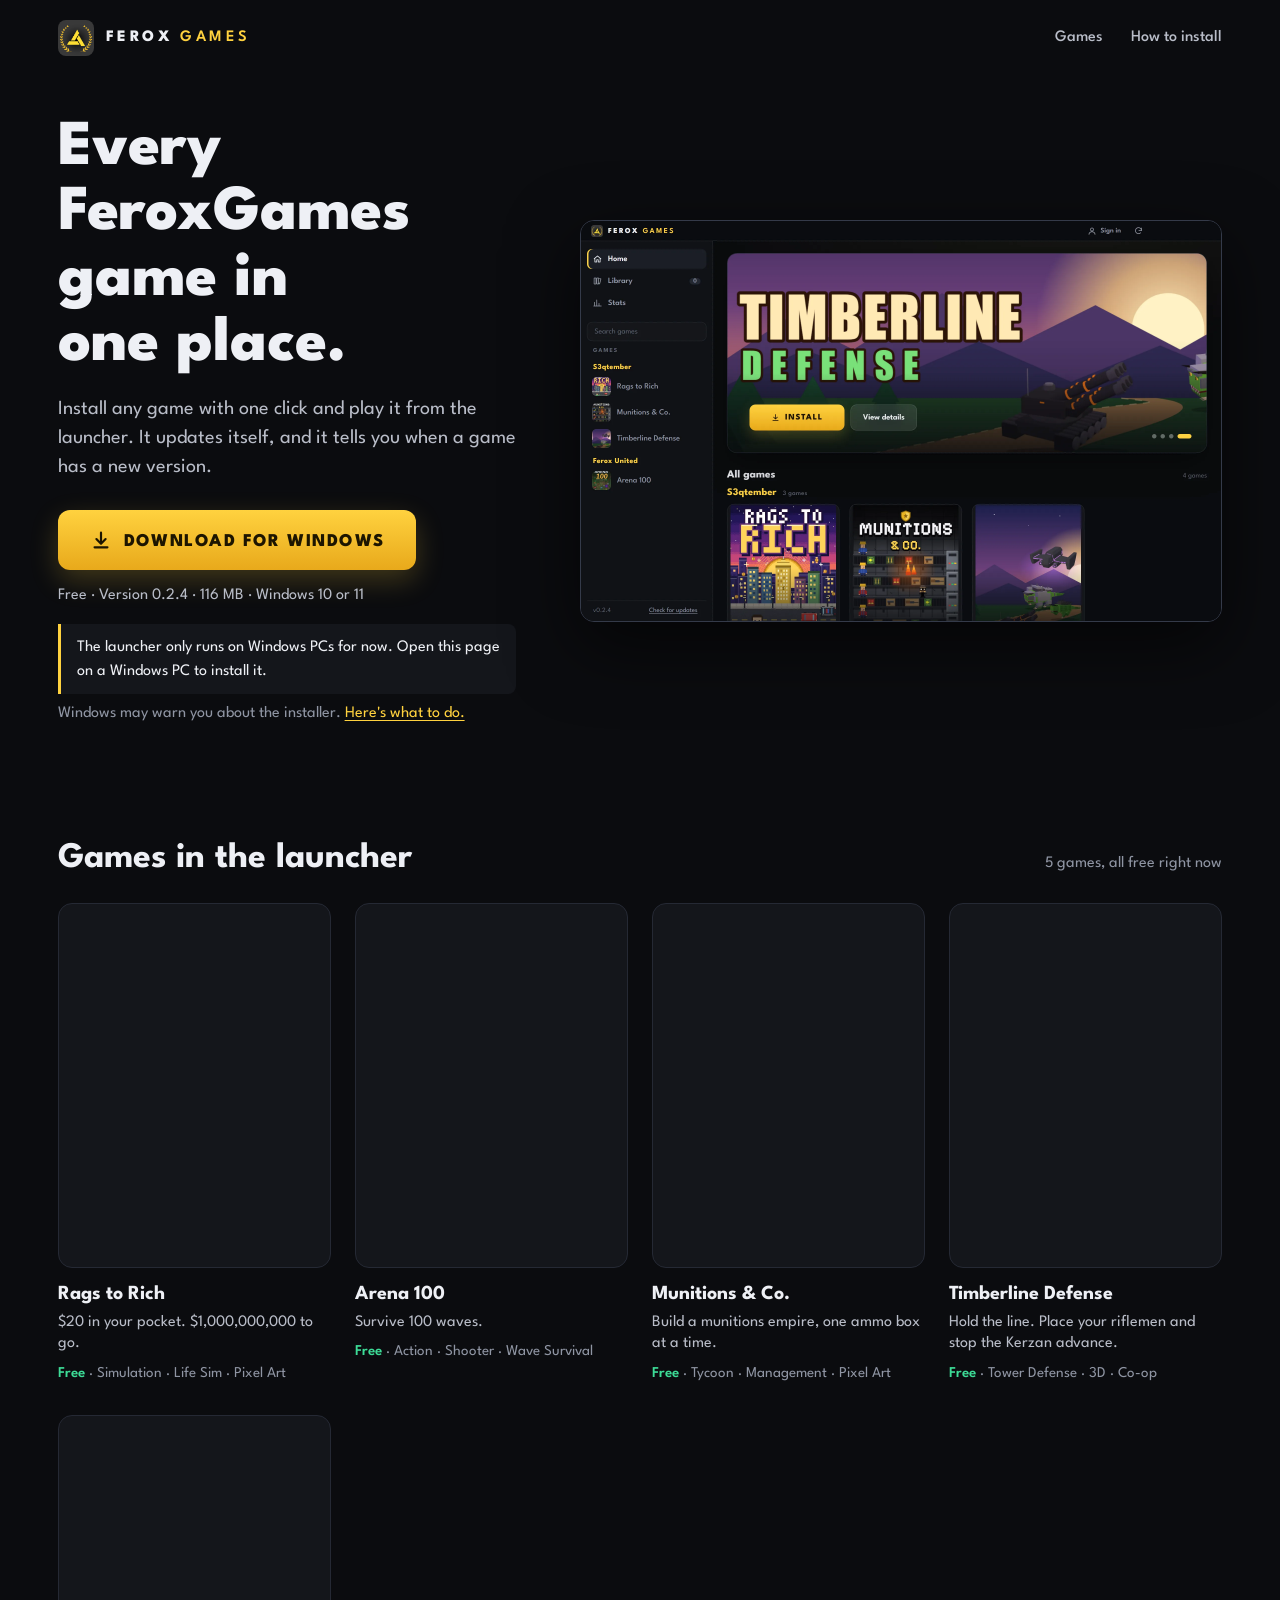
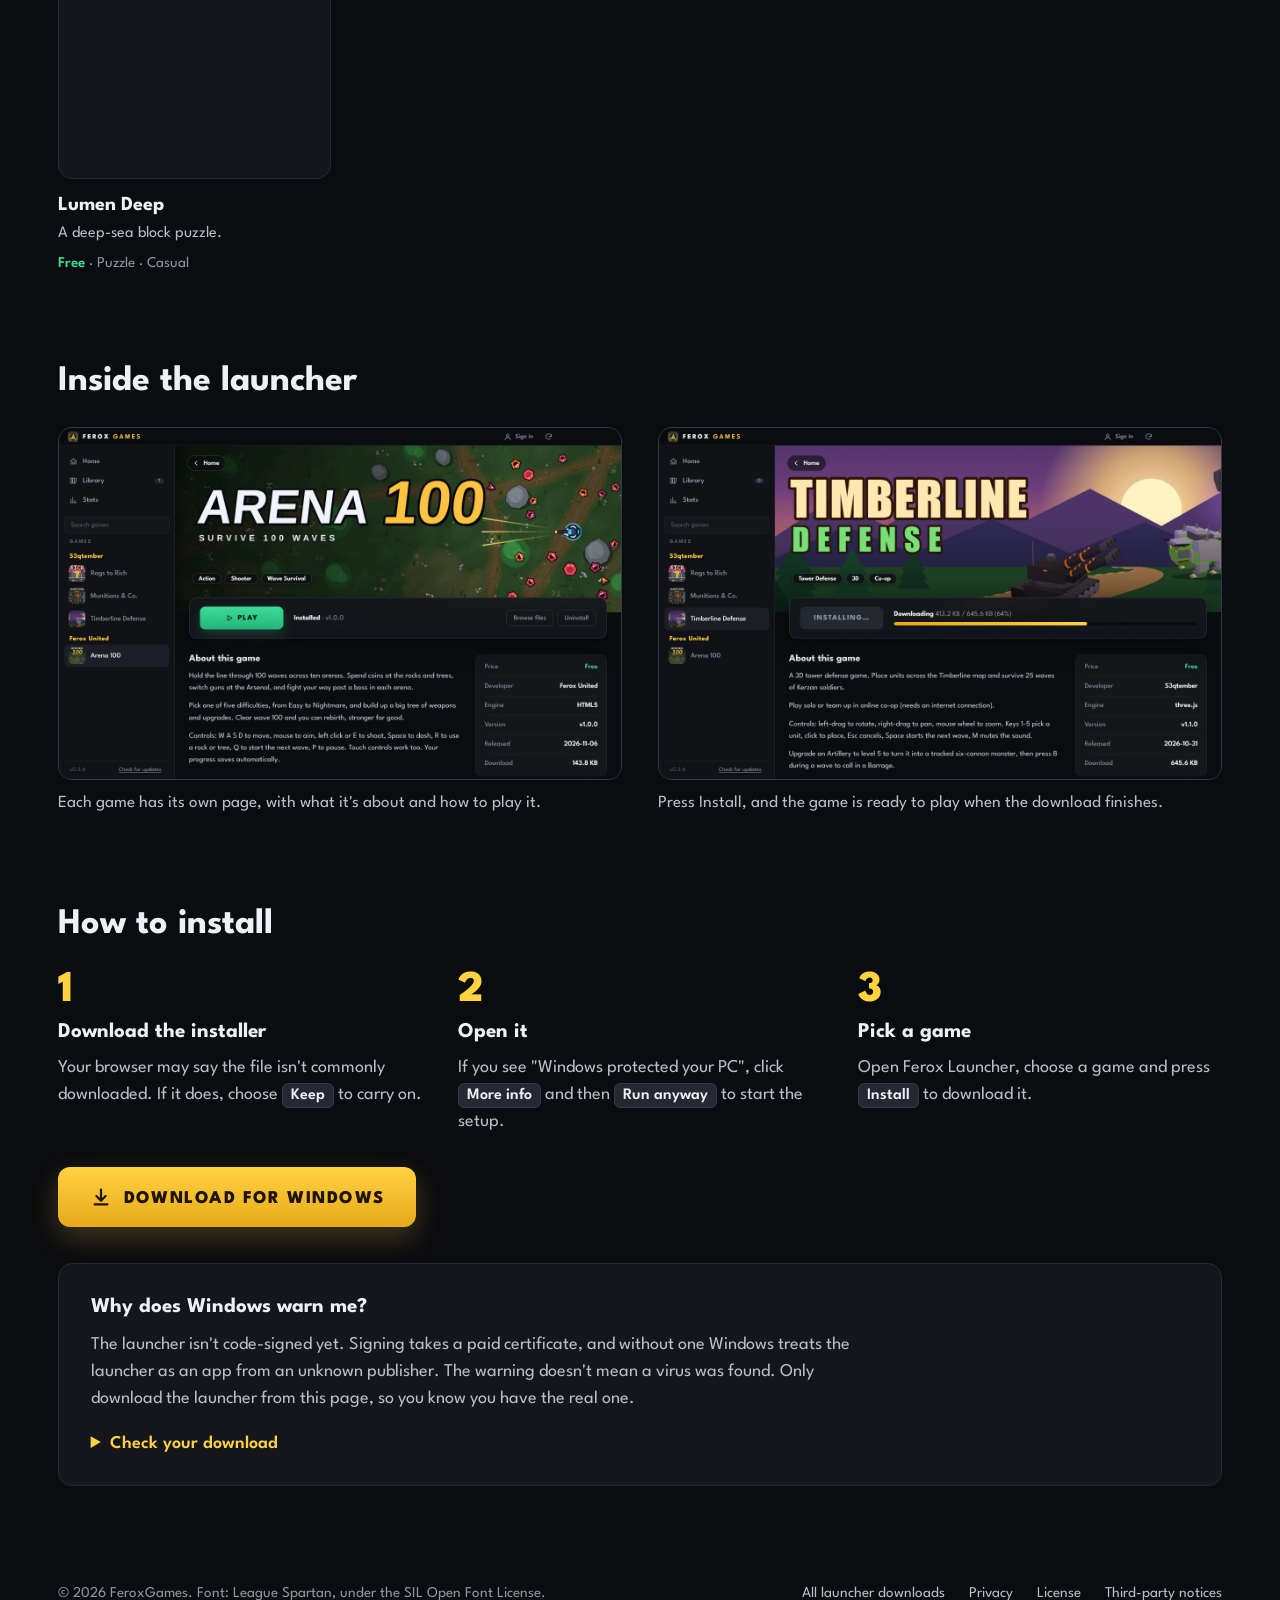
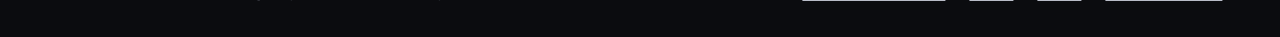
<file: index.html>
<!doctype html>
<html lang="en">
  <head>
    <meta charset="utf-8" />
    <meta name="viewport" content="width=device-width, initial-scale=1" />
    <meta
      http-equiv="Content-Security-Policy"
      content="default-src 'none'; img-src 'self'; style-src 'self'; font-src 'self'; script-src 'self'; connect-src 'self'; base-uri 'none'; form-action 'none'"
    />
    <title>Ferox Launcher by FeroxGames</title>
    <meta name="description" content="Download the Ferox Launcher for Windows and play every FeroxGames game from one place." />
    <meta name="theme-color" content="#0b0c0f" />
    <link rel="icon" type="image/png" href="site/logo.png" />
    <link rel="preload" href="site/LeagueSpartan.woff2" as="font" type="font/woff2" crossorigin />
    <link rel="stylesheet" href="site/site.css" />

    <meta property="og:type" content="website" />
    <meta property="og:site_name" content="FeroxGames" />
    <meta property="og:title" content="Ferox Launcher" />
    <meta property="og:description" content="Download the launcher for Windows and play every FeroxGames game from one place." />
    <meta property="og:url" content="https://feroxgames.github.io/ferox-games/" />
    <meta property="og:image" content="https://feroxgames.github.io/ferox-games/site/og.jpg" />
    <meta name="twitter:card" content="summary_large_image" />

    <script src="site/site.js" defer></script>
  </head>
  <body>
    <header class="top wrap">
      <a class="brand" href="./">
        <img src="site/logo.png" alt="" width="36" height="36" />
        <span class="brand-name">FEROX<span>GAMES</span></span>
      </a>
      <nav class="top-nav" aria-label="On this page">
        <a href="#games">Games</a>
        <a href="#install">How to install</a>
      </nav>
    </header>

    <main>
      <section class="hero wrap">
        <div class="hero-copy">
          <h1>Every FeroxGames game in one place.</h1>
          <p class="lede">Install any game with one click and play it from the launcher. It updates itself, and it tells you when a game has a new version.</p>

          <a class="download" href="https://github.com/FeroxGames/ferox-games/releases/download/launcher/Ferox-Launcher-Setup-0.2.4.exe">
            <svg viewBox="0 0 24 24" aria-hidden="true"><path d="M12 4v11" /><path d="m7 11 5 5 5-5" /><path d="M5 20h14" /></svg>
            Download for Windows
          </a>
          <p class="spec">Free · Version 0.2.4 · 116 MB · Windows 10 or 11</p>
          <p class="not-windows" id="not-windows" hidden>The launcher only runs on Windows PCs for now. Open this page on a Windows PC to install it.</p>
          <p class="hint">Windows may warn you about the installer. <a href="#install">Here's what to do.</a></p>
        </div>

        <figure class="hero-shot">
          <img src="site/shot-home.webp" width="2560" height="1600" alt="The Ferox Launcher home screen, with Timberline Defense featured at the top and a sidebar listing every game." />
        </figure>
      </section>

      <section class="section wrap" id="games" aria-labelledby="games-title">
        <div class="section-head">
          <h2 id="games-title">Games in the launcher</h2>
          <p class="section-meta" id="games-count"></p>
        </div>
        <ul class="game-grid" id="game-grid"></ul>
        <p class="load-note" id="games-error" hidden>The game list didn't load here, but you can still see every game in the launcher.</p>
        <noscript><p class="load-note">Turn on JavaScript to see the game list here. You can also see every game in the launcher.</p></noscript>
      </section>

      <section class="section wrap" aria-labelledby="inside-title">
        <div class="section-head">
          <h2 id="inside-title">Inside the launcher</h2>
        </div>
        <div class="shots">
          <figure>
            <img src="site/shot-game.webp" width="2560" height="1600" loading="lazy" alt="The Arena 100 page in the launcher, with a Play button, a description of the game, and its version and download size." />
            <figcaption>Each game has its own page, with what it's about and how to play it.</figcaption>
          </figure>
          <figure>
            <img src="site/shot-install.webp" width="2560" height="1600" loading="lazy" alt="The Timberline Defense page in the launcher, with a progress bar showing the game downloading." />
            <figcaption>Press Install, and the game is ready to play when the download finishes.</figcaption>
          </figure>
        </div>
      </section>

      <section class="section wrap" id="install" aria-labelledby="install-title">
        <div class="section-head">
          <h2 id="install-title">How to install</h2>
        </div>
        <ol class="steps">
          <li>
            <h3>Download the installer</h3>
            <p>Your browser may say the file isn't commonly downloaded. If it does, choose <b class="ui">Keep</b> to carry on.</p>
          </li>
          <li>
            <h3>Open it</h3>
            <p>If you see "Windows protected your PC", click <b class="ui">More info</b> and then <b class="ui">Run anyway</b> to start the setup.</p>
          </li>
          <li>
            <h3>Pick a game</h3>
            <p>Open Ferox Launcher, choose a game and press <b class="ui">Install</b> to download it.</p>
          </li>
        </ol>

        <a class="download" href="https://github.com/FeroxGames/ferox-games/releases/download/launcher/Ferox-Launcher-Setup-0.2.4.exe">
          <svg viewBox="0 0 24 24" aria-hidden="true"><path d="M12 4v11" /><path d="m7 11 5 5 5-5" /><path d="M5 20h14" /></svg>
          Download for Windows
        </a>

        <div class="why">
          <h3>Why does Windows warn me?</h3>
          <p>The launcher isn't code-signed yet. Signing takes a paid certificate, and without one Windows treats the launcher as an app from an unknown publisher. The warning doesn't mean a virus was found. Only download the launcher from this page, so you know you have the real one.</p>
          <details>
            <summary>Check your download</summary>
            <p>If you want to be sure the file is intact, its SHA-256 checksum should be:</p>
            <code>e69575aedb37cf9ec174a6d482644e3a40b4ec04e47fac7f1fa98a0d428e932e</code>
            <p>To see your file's checksum, run this in PowerShell:</p>
            <code>Get-FileHash "$env:USERPROFILE\Downloads\Ferox-Launcher-Setup-0.2.4.exe"</code>
          </details>
        </div>
      </section>
    </main>

    <footer class="foot wrap">
      <p>© 2026 FeroxGames. Font: League Spartan, under the SIL Open Font License.</p>
      <nav aria-label="More">
        <a href="https://github.com/FeroxGames/ferox-games/releases/tag/launcher">All launcher downloads</a>
        <a href="privacy.html">Privacy</a>
        <a href="LICENSE.txt">License</a>
        <a href="THIRD-PARTY-NOTICES.txt">Third-party notices</a>
      </nav>
    </footer>
  </body>
</html>
</file>
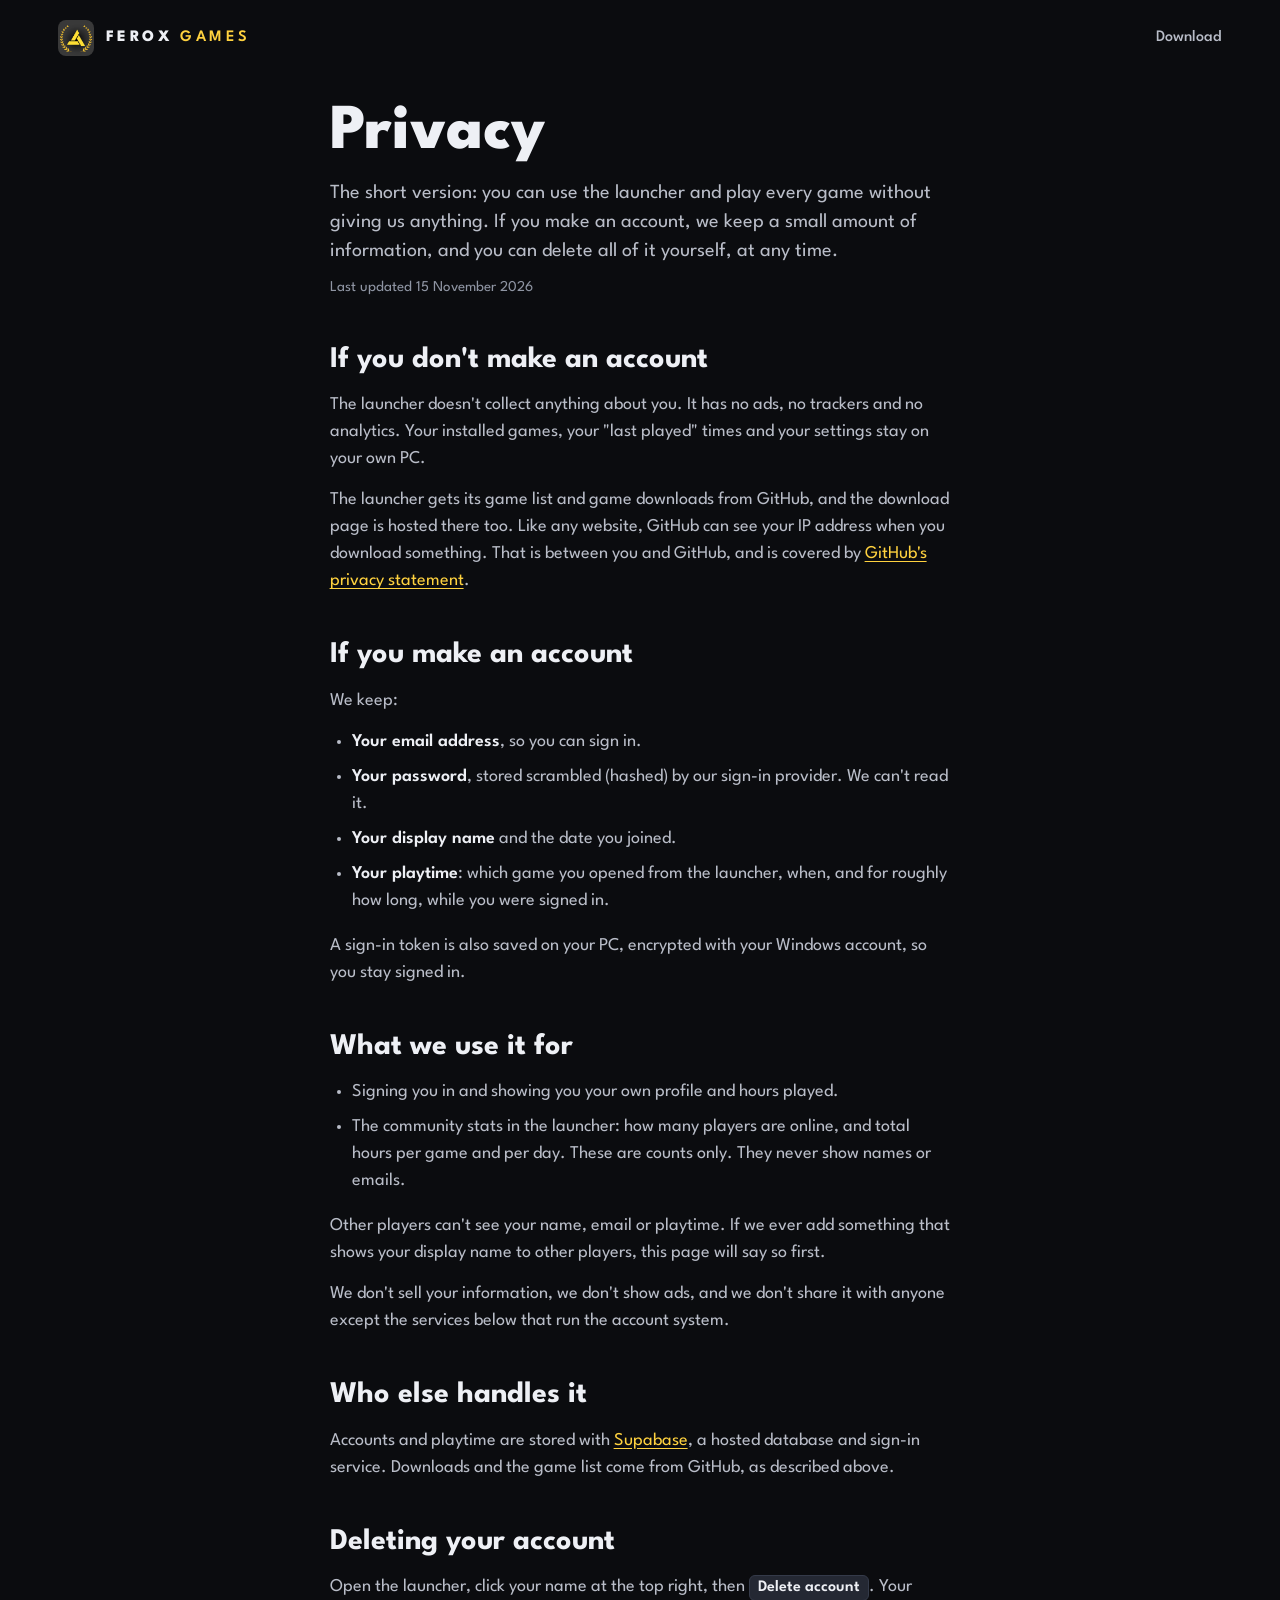
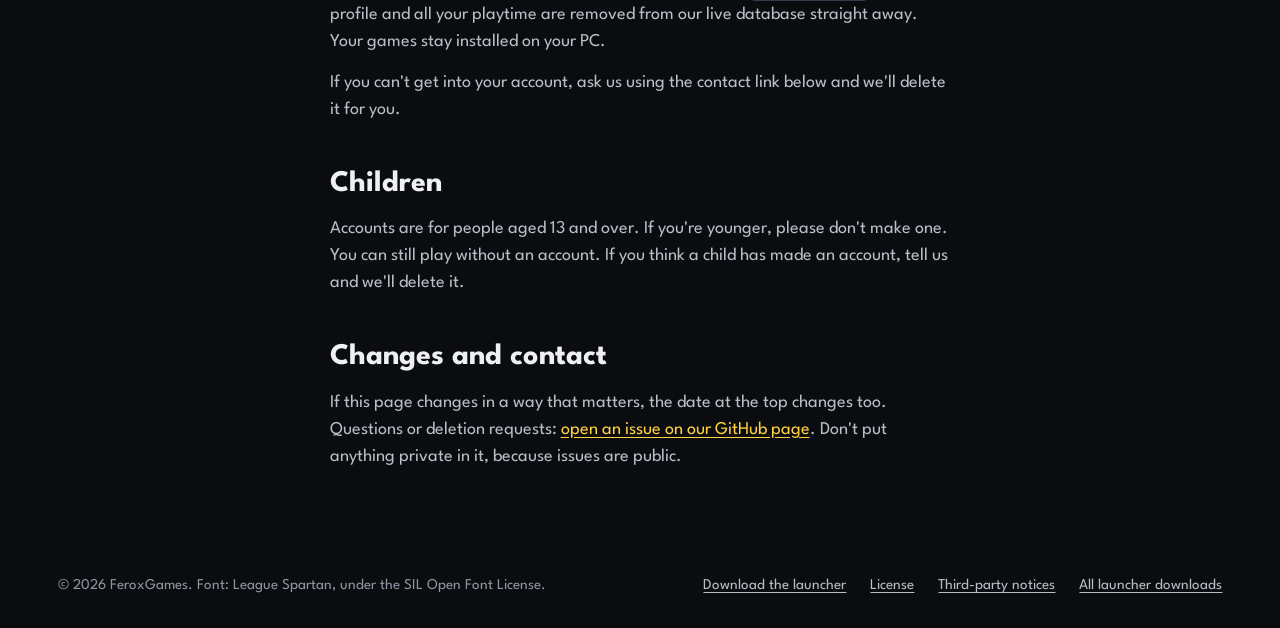
<file: privacy.html>
<!doctype html>
<html lang="en">
  <head>
    <meta charset="utf-8" />
    <meta name="viewport" content="width=device-width, initial-scale=1" />
    <meta
      http-equiv="Content-Security-Policy"
      content="default-src 'none'; img-src 'self'; style-src 'self'; font-src 'self'; base-uri 'none'; form-action 'none'"
    />
    <title>Privacy · Ferox Launcher by FeroxGames</title>
    <meta name="description" content="What the Ferox Launcher collects, why, and how to delete your account." />
    <meta name="theme-color" content="#0b0c0f" />
    <link rel="icon" type="image/png" href="site/logo.png" />
    <link rel="preload" href="site/LeagueSpartan.woff2" as="font" type="font/woff2" crossorigin />
    <link rel="stylesheet" href="site/site.css" />
  </head>
  <body>
    <header class="top wrap">
      <a class="brand" href="./">
        <img src="site/logo.png" alt="" width="36" height="36" />
        <span class="brand-name">FEROX<span>GAMES</span></span>
      </a>
      <nav class="top-nav" aria-label="On this page">
        <a href="./">Download</a>
      </nav>
    </header>

    <main class="wrap prose">
      <h1>Privacy</h1>
      <p class="lede">The short version: you can use the launcher and play every game without giving us anything. If you make an account, we keep a small amount of information, and you can delete all of it yourself, at any time.</p>
      <p class="updated">Last updated 15 November 2026</p>

      <h2>If you don't make an account</h2>
      <p>The launcher doesn't collect anything about you. It has no ads, no trackers and no analytics. Your installed games, your "last played" times and your settings stay on your own PC.</p>
      <p>The launcher gets its game list and game downloads from GitHub, and the download page is hosted there too. Like any website, GitHub can see your IP address when you download something. That is between you and GitHub, and is covered by <a href="https://docs.github.com/en/site-policy/privacy-policies/github-general-privacy-statement">GitHub's privacy statement</a>.</p>

      <h2>If you make an account</h2>
      <p>We keep:</p>
      <ul>
        <li><b>Your email address</b>, so you can sign in.</li>
        <li><b>Your password</b>, stored scrambled (hashed) by our sign-in provider. We can't read it.</li>
        <li><b>Your display name</b> and the date you joined.</li>
        <li><b>Your playtime</b>: which game you opened from the launcher, when, and for roughly how long, while you were signed in.</li>
      </ul>
      <p>A sign-in token is also saved on your PC, encrypted with your Windows account, so you stay signed in.</p>

      <h2>What we use it for</h2>
      <ul>
        <li>Signing you in and showing you your own profile and hours played.</li>
        <li>The community stats in the launcher: how many players are online, and total hours per game and per day. These are counts only. They never show names or emails.</li>
      </ul>
      <p>Other players can't see your name, email or playtime. If we ever add something that shows your display name to other players, this page will say so first.</p>
      <p>We don't sell your information, we don't show ads, and we don't share it with anyone except the services below that run the account system.</p>

      <h2>Who else handles it</h2>
      <p>Accounts and playtime are stored with <a href="https://supabase.com/privacy">Supabase</a>, a hosted database and sign-in service. Downloads and the game list come from GitHub, as described above.</p>

      <h2>Deleting your account</h2>
      <p>Open the launcher, click your name at the top right, then <b class="ui">Delete account</b>. Your profile and all your playtime are removed from our live database straight away. Your games stay installed on your PC.</p>
      <p>If you can't get into your account, ask us using the contact link below and we'll delete it for you.</p>

      <h2>Children</h2>
      <p>Accounts are for people aged 13 and over. If you're younger, please don't make one. You can still play without an account. If you think a child has made an account, tell us and we'll delete it.</p>

      <h2>Changes and contact</h2>
      <p>If this page changes in a way that matters, the date at the top changes too. Questions or deletion requests: <a href="https://github.com/FeroxGames/ferox-games/issues">open an issue on our GitHub page</a>. Don't put anything private in it, because issues are public.</p>
    </main>

    <footer class="foot wrap">
      <p>© 2026 FeroxGames. Font: League Spartan, under the SIL Open Font License.</p>
      <nav aria-label="More">
        <a href="./">Download the launcher</a>
        <a href="LICENSE.txt">License</a>
        <a href="THIRD-PARTY-NOTICES.txt">Third-party notices</a>
        <a href="https://github.com/FeroxGames/ferox-games/releases/tag/launcher">All launcher downloads</a>
      </nav>
    </footer>
  </body>
</html>
</file>
<file: site/site.css>
/* League Spartan, bundled under the SIL Open Font License. */
@font-face {
  font-family: 'League Spartan';
  font-style: normal;
  font-weight: 400 800;
  font-display: swap;
  src: url(LeagueSpartan.woff2) format('woff2');
}

/* Same colours as the launcher itself. */
:root {
  --bg: #0b0c0f;
  --panel: #14161b;
  --panel-3: #242833;
  --line: #252934;
  --line-2: #343a49;
  --text: #eef0f5;
  --soft: #b9bdc8;
  --muted: #8f95a3;
  --gold: #ffd23f;
  --gold-2: #e8a91b;
  --gold-ink: #1d1500;
  --ok: #3ddc97;
  --radius: 14px;
  --ease: cubic-bezier(0.2, 0.7, 0.2, 1);
  --gutter: clamp(16px, 4.5vw, 64px);
  font-family: 'League Spartan', 'Segoe UI', system-ui, sans-serif;
  color-scheme: dark;
}

* {
  box-sizing: border-box;
}

[hidden] {
  display: none !important;
}

html {
  scroll-behavior: smooth;
  -webkit-text-size-adjust: 100%;
}

body {
  margin: 0;
  background: var(--bg);
  color: var(--text);
  font-size: 18px;
  line-height: 1.5;
}

img {
  display: block;
  max-width: 100%;
  height: auto;
}

a {
  color: var(--gold);
  text-underline-offset: 3px;
}

a:focus-visible,
summary:focus-visible {
  outline: 2px solid var(--gold);
  outline-offset: 3px;
  border-radius: 4px;
}

h1,
h2,
h3,
p {
  margin: 0;
}

.wrap {
  width: min(100%, 1360px);
  margin-inline: auto;
  padding-inline: var(--gutter);
}

/* ---------- Header ---------- */

.top {
  display: flex;
  align-items: center;
  justify-content: space-between;
  gap: 24px;
  padding-block: 20px;
}

.brand {
  display: flex;
  align-items: center;
  gap: 12px;
  text-decoration: none;
}

.brand img {
  width: 36px;
  height: 36px;
  border-radius: 8px;
}

.brand-name {
  font-weight: 800;
  font-size: 16px;
  letter-spacing: 0.22em;
  color: var(--text);
  white-space: nowrap;
}

.brand-name span {
  margin-left: 7px;
  font-weight: 600;
  color: var(--gold);
}

.top-nav {
  display: flex;
  gap: 28px;
}

.top-nav a {
  color: var(--soft);
  font-size: 16px;
  font-weight: 500;
  text-decoration: none;
  white-space: nowrap;
}

.top-nav a:hover {
  color: var(--text);
}

/* ---------- Hero ---------- */

.hero {
  display: grid;
  gap: 36px;
  padding-block: 28px 16px;
}

h1 {
  font-size: clamp(40px, 10.5vw, 56px);
  font-weight: 800;
  line-height: 1.02;
  text-wrap: balance;
}

.lede {
  margin-top: 18px;
  max-width: 34em;
  color: var(--soft);
  font-size: 20px;
  line-height: 1.45;
}

.download {
  display: inline-flex;
  align-items: center;
  justify-content: center;
  gap: 12px;
  min-height: 60px;
  padding: 3px 32px 0;
  border-radius: 12px;
  background: linear-gradient(180deg, var(--gold), var(--gold-2));
  color: var(--gold-ink);
  font-size: 18px;
  font-weight: 800;
  letter-spacing: 0.08em;
  text-transform: uppercase;
  text-decoration: none;
  box-shadow: 0 10px 28px rgba(255, 210, 63, 0.22);
  transition: transform 0.15s var(--ease), box-shadow 0.15s;
}

.download:hover {
  transform: translateY(-2px);
  box-shadow: 0 14px 34px rgba(255, 210, 63, 0.32);
}

.download:active {
  transform: translateY(0);
}

.download:focus-visible {
  outline-offset: 4px;
  border-radius: 12px;
}

.download svg {
  flex: none;
  width: 22px;
  height: 22px;
  margin-top: -3px;
  fill: none;
  stroke: currentColor;
  stroke-width: 2.4;
  stroke-linecap: round;
  stroke-linejoin: round;
}

.hero .download {
  margin-top: 28px;
  width: 100%;
}

.spec {
  margin-top: 14px;
  color: var(--soft);
  font-size: 16px;
}

.not-windows {
  margin-top: 16px;
  padding: 12px 16px 10px;
  border-left: 3px solid var(--gold);
  border-radius: 0 8px 8px 0;
  background: var(--panel);
  font-size: 16px;
}

.hint {
  margin-top: 8px;
  color: var(--muted);
  font-size: 16px;
}

.hero-shot {
  margin: 0;
}

.hero-shot img,
.shots img {
  width: 100%;
  border: 1px solid var(--line-2);
  border-radius: var(--radius);
}

.hero-shot img {
  box-shadow: 0 24px 70px rgba(0, 0, 0, 0.6);
}

/* ---------- Sections ---------- */

.section {
  margin-top: 64px;
  scroll-margin-top: 16px;
}

.section-head {
  display: flex;
  flex-wrap: wrap;
  align-items: baseline;
  justify-content: space-between;
  gap: 4px 24px;
  margin-bottom: 24px;
}

h2 {
  font-size: clamp(28px, 7vw, 36px);
  font-weight: 700;
  line-height: 1.15;
}

.section-meta {
  color: var(--muted);
  font-size: 16px;
}

/* ---------- Games ---------- */

.game-grid {
  display: grid;
  grid-template-columns: repeat(2, minmax(0, 1fr));
  gap: 28px 16px;
  margin: 0;
  padding: 0;
  list-style: none;
}

.cover {
  aspect-ratio: 3 / 4;
  width: 100%;
  object-fit: cover;
  border: 1px solid var(--line);
  border-radius: var(--radius);
  background: var(--panel);
}

.cover-blank {
  display: grid;
  place-items: center;
  padding: 16px;
  color: #fff;
  font-size: 22px;
  font-weight: 800;
  line-height: 1.1;
  text-align: center;
  overflow-wrap: anywhere;
}

.game h3 {
  margin-top: 14px;
  font-size: 20px;
  font-weight: 700;
  line-height: 1.2;
}

.tagline {
  margin-top: 6px;
  color: var(--soft);
  font-size: 16px;
  line-height: 1.35;
}

.game-meta {
  margin-top: 8px;
  color: var(--muted);
  font-size: 15px;
  line-height: 1.35;
}

.game-meta strong {
  color: var(--text);
  font-weight: 600;
}

.game-meta strong.free {
  color: var(--ok);
}

.load-note {
  color: var(--soft);
}

/* ---------- Screenshots ---------- */

.shots {
  display: grid;
  gap: 32px;
}

.shots figure {
  margin: 0;
}

.shots figcaption {
  margin-top: 12px;
  color: var(--soft);
  font-size: 17px;
  line-height: 1.4;
}

/* ---------- Install ---------- */

.steps {
  display: grid;
  gap: 28px;
  margin: 0 0 32px;
  padding: 0;
  list-style: none;
  counter-reset: step;
}

.steps li {
  counter-increment: step;
}

.steps li::before {
  content: counter(step);
  display: block;
  margin-bottom: 6px;
  color: var(--gold);
  font-size: 44px;
  font-weight: 800;
  line-height: 1;
}

.steps h3 {
  font-size: 21px;
  font-weight: 700;
  line-height: 1.25;
}

.steps p {
  margin-top: 8px;
  color: var(--soft);
}

.ui {
  display: inline-block;
  padding: 1px 8px 0;
  border: 1px solid var(--line-2);
  border-radius: 6px;
  background: var(--panel-3);
  color: var(--text);
  font-size: 16px;
  font-weight: 600;
  line-height: 1.4;
  white-space: nowrap;
}

#install .download {
  width: 100%;
}

.why {
  margin-top: 36px;
  padding: 24px 20px;
  border: 1px solid var(--line);
  border-radius: var(--radius);
  background: var(--panel);
}

.why h3 {
  font-size: 21px;
  font-weight: 700;
}

.why p {
  margin-top: 8px;
  max-width: 44em;
  color: var(--soft);
}

details {
  margin-top: 18px;
}

summary {
  color: var(--gold);
  font-weight: 600;
  cursor: pointer;
}

code {
  display: block;
  margin-top: 8px;
  padding: 10px 12px;
  border-radius: 8px;
  background: var(--bg);
  color: var(--text);
  font-family: ui-monospace, Consolas, 'Cascadia Mono', monospace;
  font-size: 14px;
  line-height: 1.5;
  overflow-wrap: anywhere;
}

details p {
  margin-top: 14px;
}

/* ---------- Text pages (privacy) ---------- */

.prose {
  max-width: 46rem;
  padding-block: 24px 8px;
}

.prose h2 {
  margin-top: 44px;
  font-size: clamp(24px, 6vw, 30px);
}

.prose p,
.prose ul {
  margin-top: 14px;
  color: var(--soft);
}

.prose ul {
  padding-left: 1.25em;
}

.prose li {
  margin-top: 8px;
}

.prose b {
  color: var(--text);
  font-weight: 600;
}

.prose .ui {
  font-weight: 600;
}

.prose .updated {
  margin-top: 10px;
  color: var(--muted);
  font-size: 15px;
}

/* ---------- Footer ---------- */

.foot {
  display: flex;
  flex-wrap: wrap;
  justify-content: space-between;
  gap: 8px 32px;
  margin-top: 72px;
  padding-block: 24px 32px;
  color: var(--muted);
  font-size: 15px;
}

.foot nav {
  display: flex;
  flex-wrap: wrap;
  gap: 8px 24px;
}

.foot a {
  color: var(--soft);
}

/* ---------- Bigger screens ---------- */

@media (min-width: 560px) {
  .hero .download,
  #install .download {
    width: auto;
  }

  .why {
    padding: 28px 32px;
  }

  code {
    font-size: 15px;
  }
}

@media (min-width: 760px) {
  .game-grid {
    grid-template-columns: repeat(4, minmax(0, 1fr));
    gap: 32px 24px;
  }

  .shots,
  .steps {
    gap: 36px;
  }

  .shots {
    grid-template-columns: repeat(2, minmax(0, 1fr));
  }

  .steps {
    grid-template-columns: repeat(3, minmax(0, 1fr));
  }

  .section {
    margin-top: 88px;
  }
}

@media (min-width: 1000px) {
  .hero {
    grid-template-columns: minmax(0, 5fr) minmax(0, 7fr);
    gap: clamp(40px, 5vw, 72px);
    align-items: center;
    padding-block: 40px 24px;
  }

  h1 {
    font-size: clamp(50px, 5vw, 68px);
  }
}

@media (max-width: 479px) {
  .top-nav {
    display: none;
  }
}

@media (prefers-reduced-motion: reduce) {
  html {
    scroll-behavior: auto;
  }

  .download {
    transition: none;
  }

  .download:hover {
    transform: none;
  }
}
</file>
